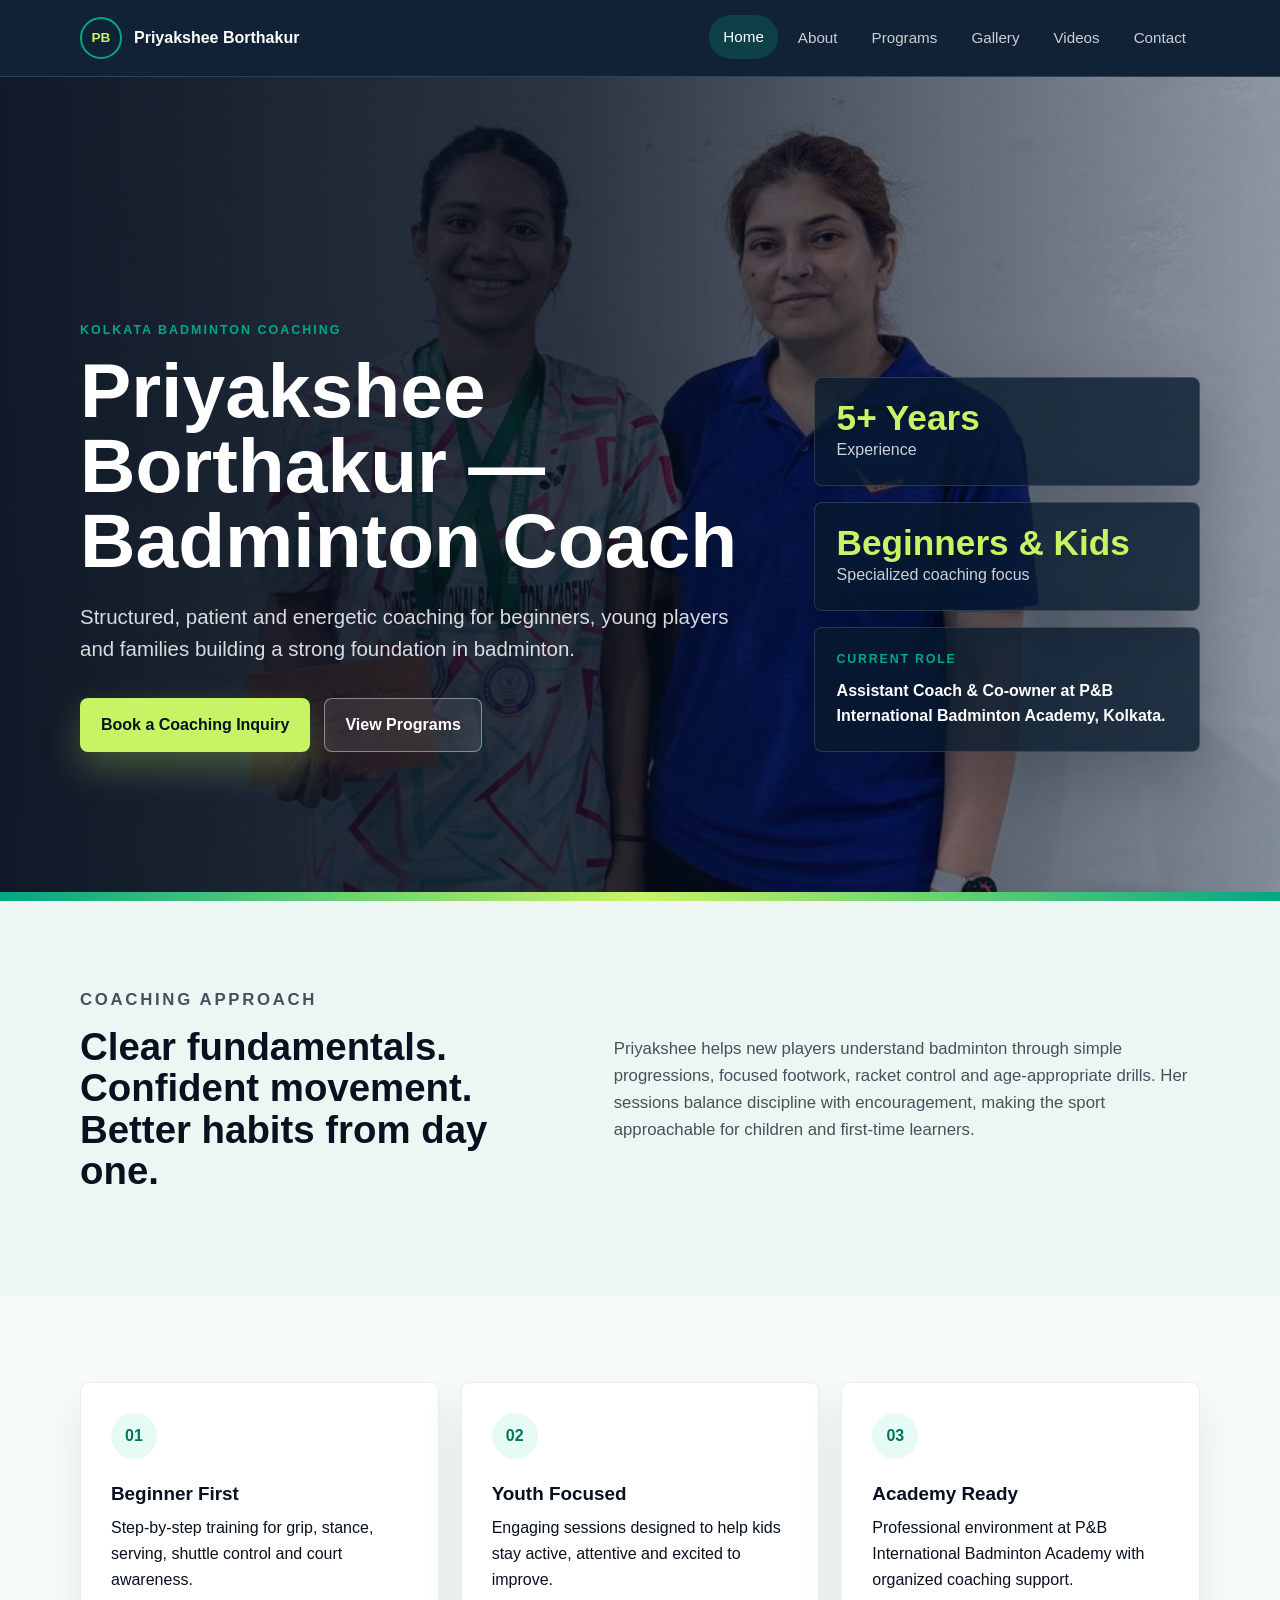
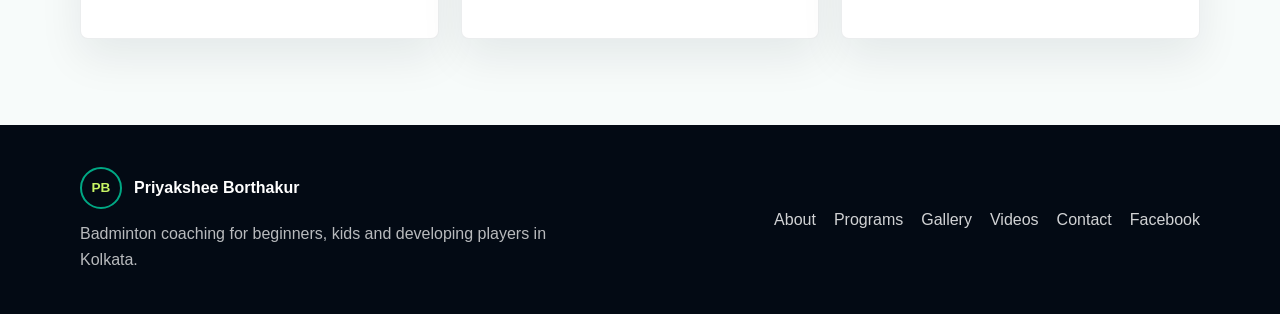
<file: index.html>
<!DOCTYPE html>
<html lang="en">
<head>
  <meta charset="UTF-8">
  <meta name="viewport" content="width=device-width, initial-scale=1.0">
  <meta name="description" content="Professional badminton coaching portfolio for Priyakshee Borthakur, Assistant Coach and Co-owner at P&B International Badminton Academy, Kolkata.">
  <title>Priyakshee Borthakur | Badminton Coach</title>
  <link rel="stylesheet" href="styles.css">
</head>
<body>
  <header class="site-header">
    <nav class="nav container" aria-label="Primary navigation">
      <a class="brand" href="index.html" aria-label="Priyakshee Borthakur home">
        <span class="brand-mark">PB</span>
        <span>Priyakshee Borthakur</span>
      </a>
      <div class="nav-links">
        <a class="active" href="index.html">Home</a>
        <a href="about.html">About</a>
        <a href="programs.html">Programs</a>
        <a href="gallery.html">Gallery</a>
        <a href="videos.html">Videos</a>
        <a href="contact.html">Contact</a>
      </div>
    </nav>
  </header>

  <main>
    <section class="hero">
      <div class="hero-overlay"></div>
      <div class="container hero-grid">
        <div class="hero-copy">
          <p class="eyebrow">Kolkata Badminton Coaching</p>
          <h1>Priyakshee Borthakur <span class="desktop-dash">&mdash;</span> <span class="title-line">Badminton Coach</span></h1>
          <p class="hero-lede">Structured, patient and energetic coaching for beginners, young players and families building a strong foundation in badminton.</p>
          <div class="hero-actions">
            <a class="button primary" href="contact.html">Book a Coaching Inquiry</a>
            <a class="button secondary" href="programs.html">View Programs</a>
          </div>
        </div>
        <aside class="hero-panel" aria-label="Coach highlights">
          <div class="stat-card">
            <strong id="experience-years"></strong>
            <span>Experience</span>
          </div>
          <div class="stat-card">
            <strong>Beginners &amp; Kids</strong>
            <span>Specialized coaching focus</span>
          </div>
          <div class="role-card">
            <span class="role-label">Current Role</span>
            <p>Assistant Coach &amp; Co-owner at P&amp;B International Badminton Academy, Kolkata.</p>
          </div>
        </aside>
      </div>
    </section>

    <section class="section intro-section">
      <div class="container split">
        <div>
          <p class="eyebrow">Coaching Approach</p>
          <h2>Clear fundamentals. Confident movement. Better habits from day one.</h2>
        </div>
        <p>Priyakshee helps new players understand badminton through simple progressions, focused footwork, racket control and age-appropriate drills. Her sessions balance discipline with encouragement, making the sport approachable for children and first-time learners.</p>
      </div>
    </section>

    <section class="section">
      <div class="container feature-grid">
        <article class="feature-card">
          <span class="feature-icon">01</span>
          <h3>Beginner First</h3>
          <p>Step-by-step training for grip, stance, serving, shuttle control and court awareness.</p>
        </article>
        <article class="feature-card">
          <span class="feature-icon">02</span>
          <h3>Youth Focused</h3>
          <p>Engaging sessions designed to help kids stay active, attentive and excited to improve.</p>
        </article>
        <article class="feature-card">
          <span class="feature-icon">03</span>
          <h3>Academy Ready</h3>
          <p>Professional environment at P&amp;B International Badminton Academy with organized coaching support.</p>
        </article>
      </div>
    </section>
  </main>

  <footer class="site-footer">
    <div class="container footer-grid">
      <div>
        <a class="brand footer-brand" href="index.html">
          <span class="brand-mark">PB</span>
          <span>Priyakshee Borthakur</span>
        </a>
        <p>Badminton coaching for beginners, kids and developing players in Kolkata.</p>
      </div>
      <div class="footer-links">
        <a href="about.html">About</a>
        <a href="programs.html">Programs</a>
        <a href="gallery.html">Gallery</a>
        <a href="videos.html">Videos</a>
        <a href="contact.html">Contact</a>
        <a href="https://www.facebook.com/share/1N7oUnRfGF/" target="_blank" rel="noopener noreferrer">Facebook</a>
      </div>
    </div>
  </footer>
  <script>
    document.addEventListener('DOMContentLoaded', () => {
      const startYear = 2021;
      const currentYear = new Date().getFullYear();
      const years = Math.max(5, currentYear - startYear);
      document.getElementById('experience-years').textContent = years + '+ Years';
    });
  </script>
</body>
</html>
</file>
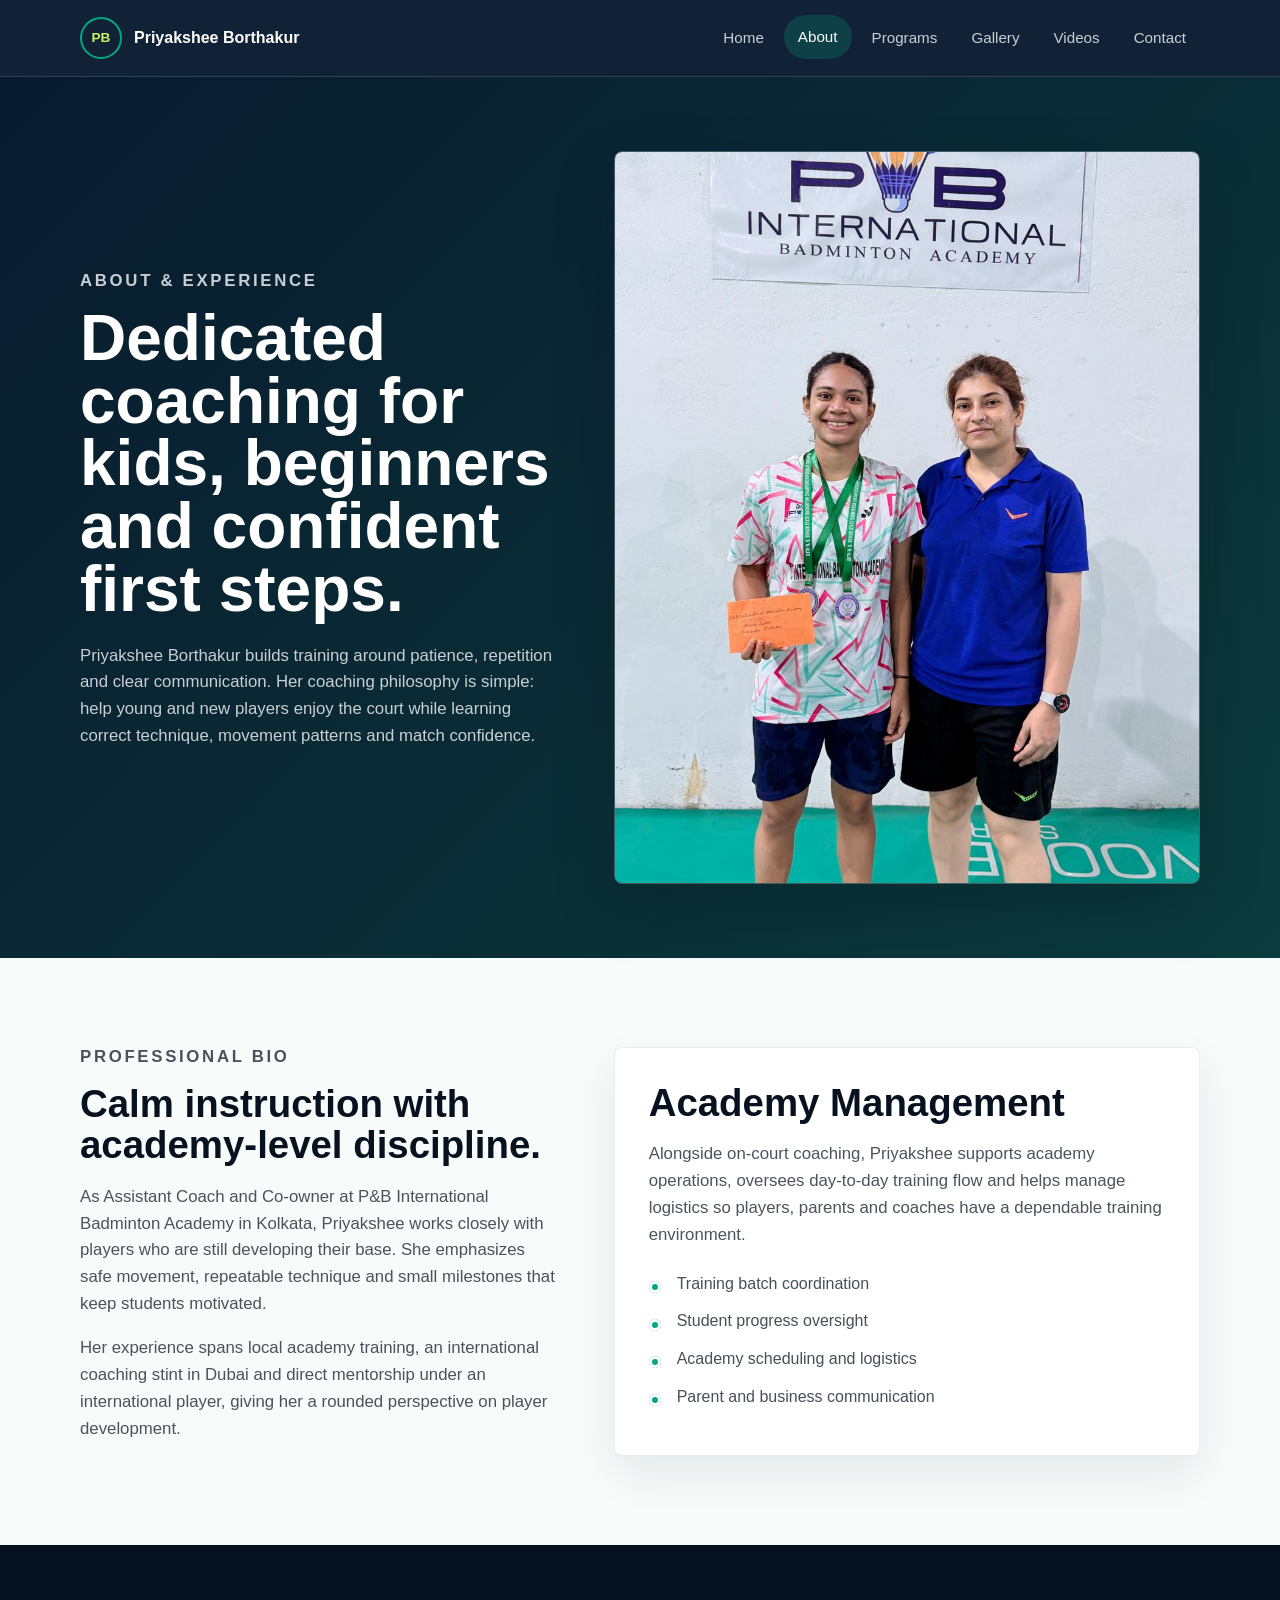
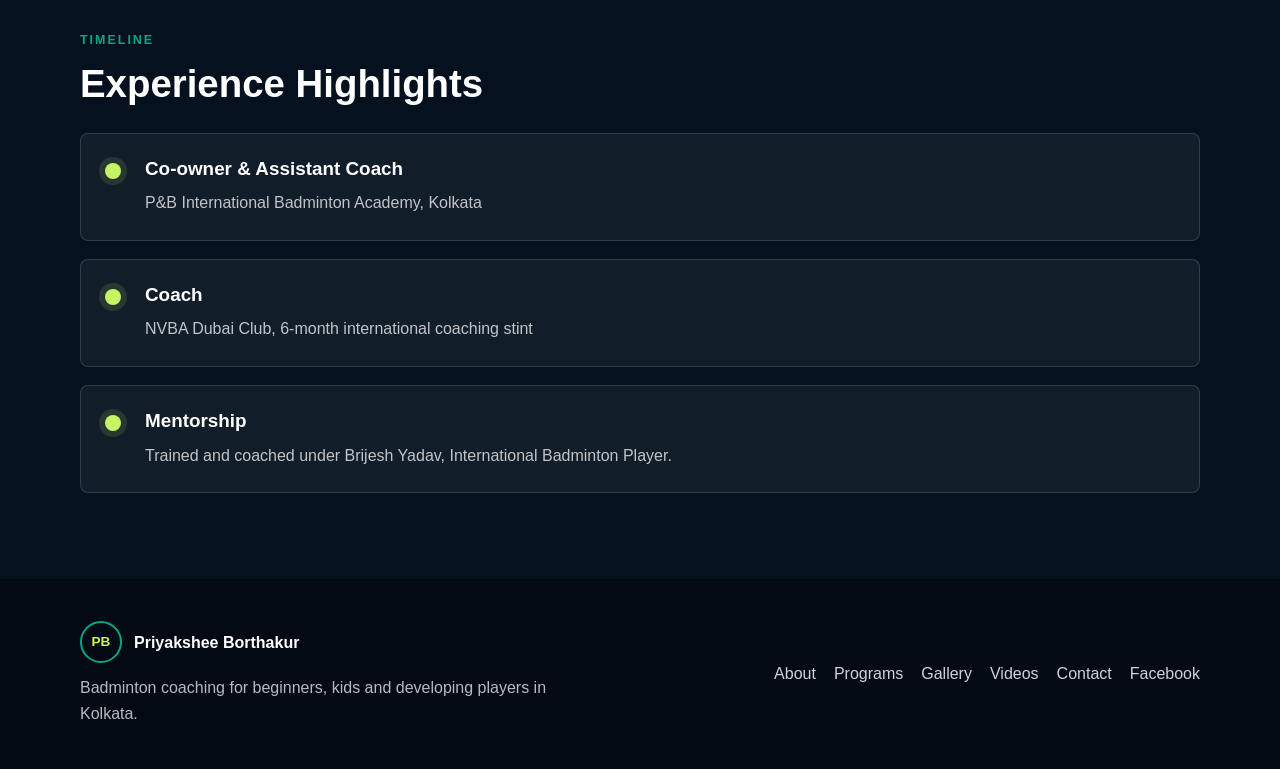
<file: about.html>
<!DOCTYPE html>
<html lang="en">
<head>
  <meta charset="UTF-8">
  <meta name="viewport" content="width=device-width, initial-scale=1.0">
  <meta name="description" content="About Priyakshee Borthakur, badminton coaching experience, international stint and academy management profile.">
  <title>About | Priyakshee Borthakur</title>
  <link rel="stylesheet" href="styles.css">
</head>
<body>
  <header class="site-header">
    <nav class="nav container" aria-label="Primary navigation">
      <a class="brand" href="index.html" aria-label="Priyakshee Borthakur home">
        <span class="brand-mark">PB</span>
        <span>Priyakshee Borthakur</span>
      </a>
      <div class="nav-links">
        <a href="index.html">Home</a>
        <a class="active" href="about.html">About</a>
        <a href="programs.html">Programs</a>
        <a href="gallery.html">Gallery</a>
        <a href="videos.html">Videos</a>
        <a href="contact.html">Contact</a>
      </div>
    </nav>
  </header>

  <main>
    <section class="page-hero">
      <div class="container page-hero-grid">
        <div>
          <p class="eyebrow">About &amp; Experience</p>
          <h1>Dedicated coaching for kids, beginners and confident first steps.</h1>
          <p>Priyakshee Borthakur builds training around patience, repetition and clear communication. Her coaching philosophy is simple: help young and new players enjoy the court while learning correct technique, movement patterns and match confidence.</p>
        </div>
        <img src="images/WhatsApp%20Image%202026-06-29%20at%2017.35.29.jpeg" alt="Priyakshee Borthakur with a student at P&B International Badminton Academy">
      </div>
    </section>

    <section class="section">
      <div class="container two-column">
        <div>
          <p class="eyebrow">Professional Bio</p>
          <h2>Calm instruction with academy-level discipline.</h2>
          <p>As Assistant Coach and Co-owner at P&amp;B International Badminton Academy in Kolkata, Priyakshee works closely with players who are still developing their base. She emphasizes safe movement, repeatable technique and small milestones that keep students motivated.</p>
          <p>Her experience spans local academy training, an international coaching stint in Dubai and direct mentorship under an international player, giving her a rounded perspective on player development.</p>
        </div>
        <div class="management-box">
          <h2>Academy Management</h2>
          <p>Alongside on-court coaching, Priyakshee supports academy operations, oversees day-to-day training flow and helps manage logistics so players, parents and coaches have a dependable training environment.</p>
          <ul class="check-list">
            <li>Training batch coordination</li>
            <li>Student progress oversight</li>
            <li>Academy scheduling and logistics</li>
            <li>Parent and business communication</li>
          </ul>
        </div>
      </div>
    </section>

    <section class="section timeline-section">
      <div class="container">
        <p class="eyebrow">Timeline</p>
        <h2>Experience Highlights</h2>
        <div class="timeline">
          <article class="timeline-item">
            <span></span>
            <div>
              <h3>Co-owner &amp; Assistant Coach</h3>
              <p>P&amp;B International Badminton Academy, Kolkata</p>
            </div>
          </article>
          <article class="timeline-item">
            <span></span>
            <div>
              <h3>Coach</h3>
              <p>NVBA Dubai Club, 6-month international coaching stint</p>
            </div>
          </article>
          <article class="timeline-item">
            <span></span>
            <div>
              <h3>Mentorship</h3>
              <p>Trained and coached under Brijesh Yadav, International Badminton Player.</p>
            </div>
          </article>
        </div>
      </div>
    </section>
  </main>

  <footer class="site-footer">
    <div class="container footer-grid">
      <div>
        <a class="brand footer-brand" href="index.html">
          <span class="brand-mark">PB</span>
          <span>Priyakshee Borthakur</span>
        </a>
        <p>Badminton coaching for beginners, kids and developing players in Kolkata.</p>
      </div>
      <div class="footer-links">
        <a href="about.html">About</a>
        <a href="programs.html">Programs</a>
        <a href="gallery.html">Gallery</a>
        <a href="videos.html">Videos</a>
        <a href="contact.html">Contact</a>
        <a href="https://www.facebook.com/share/1N7oUnRfGF/" target="_blank" rel="noopener noreferrer">Facebook</a>
      </div>
    </div>
  </footer>
</body>
</html>
</file>
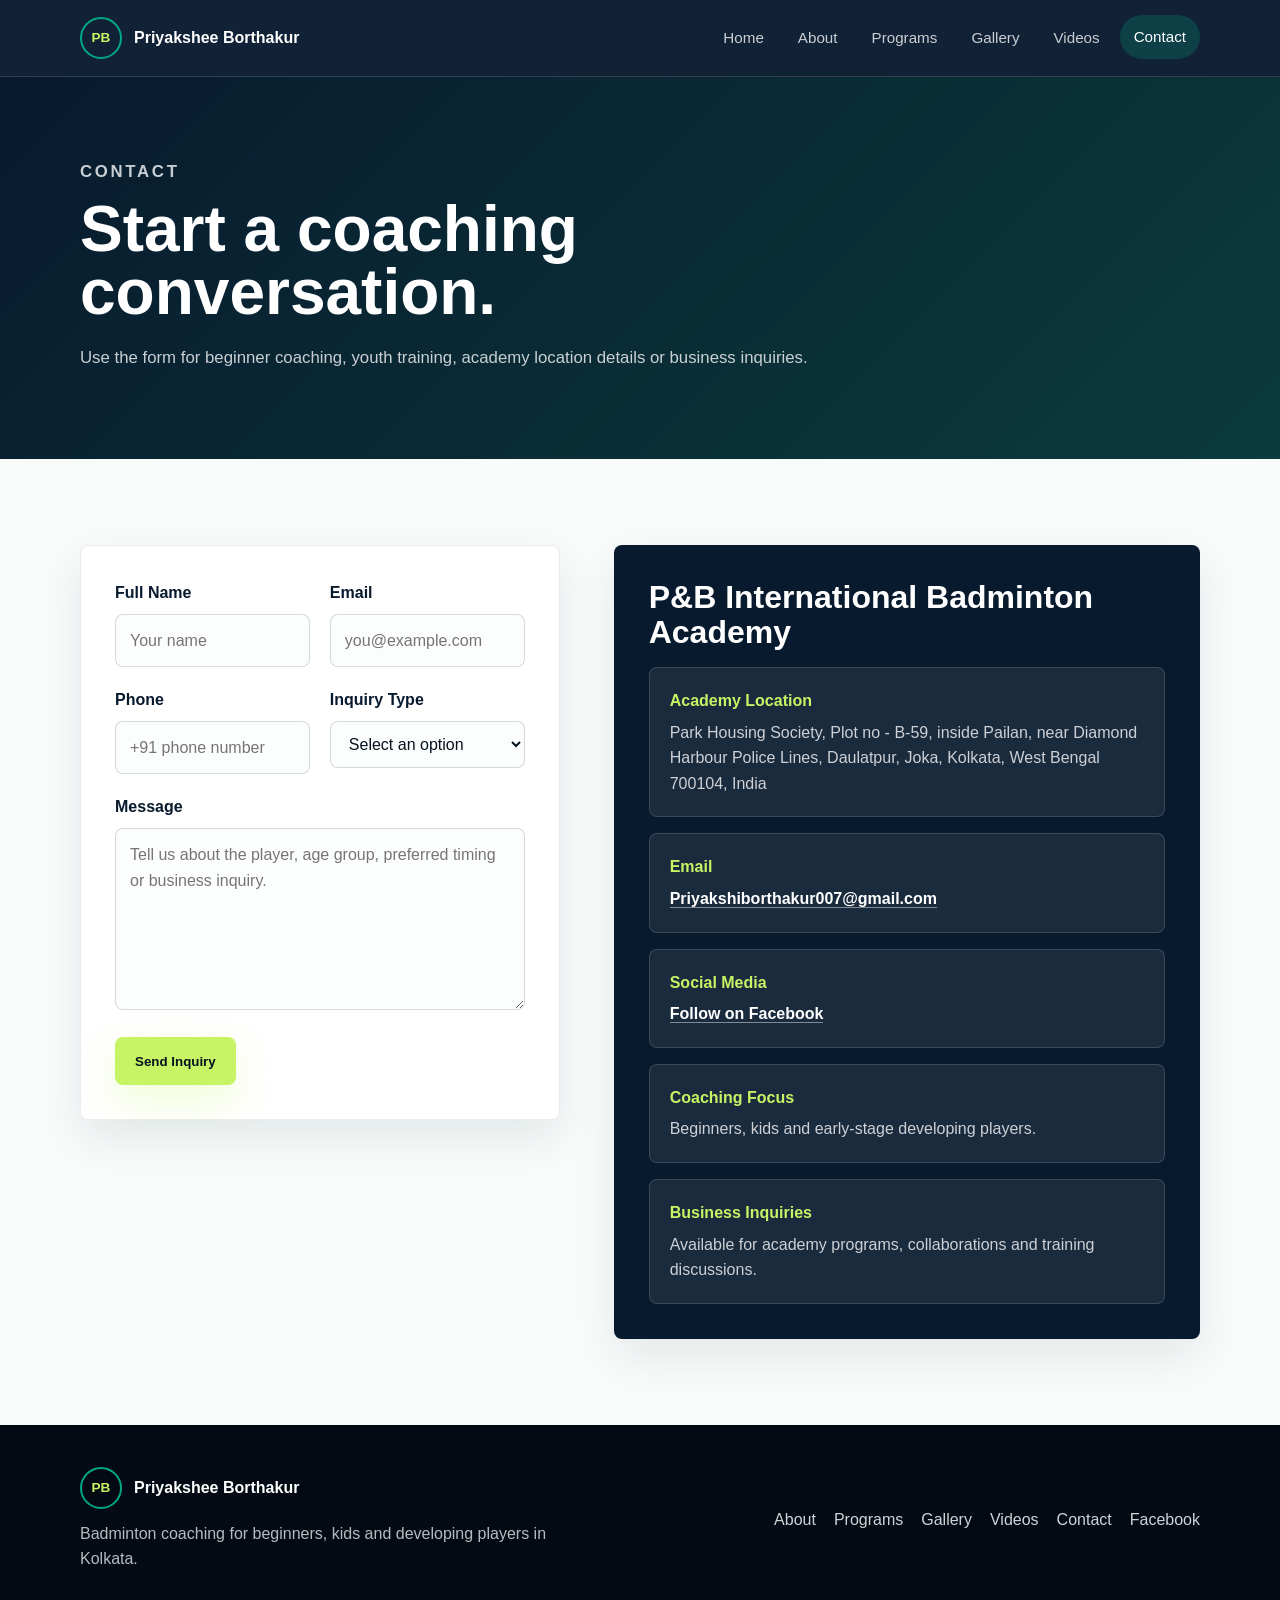
<file: contact.html>
<!DOCTYPE html>
<html lang="en">
<head>
  <meta charset="UTF-8">
  <meta name="viewport" content="width=device-width, initial-scale=1.0">
  <meta name="description" content="Contact Priyakshee Borthakur for badminton coaching, academy location and business inquiries in Kolkata.">
  <title>Contact | Priyakshee Borthakur</title>
  <link rel="stylesheet" href="styles.css">
</head>
<body>
  <header class="site-header">
    <nav class="nav container" aria-label="Primary navigation">
      <a class="brand" href="index.html" aria-label="Priyakshee Borthakur home">
        <span class="brand-mark">PB</span>
        <span>Priyakshee Borthakur</span>
      </a>
      <div class="nav-links">
        <a href="index.html">Home</a>
        <a href="about.html">About</a>
        <a href="programs.html">Programs</a>
        <a href="gallery.html">Gallery</a>
        <a href="videos.html">Videos</a>
        <a class="active" href="contact.html">Contact</a>
      </div>
    </nav>
  </header>

  <main>
    <section class="page-hero compact">
      <div class="container">
        <p class="eyebrow">Contact</p>
        <h1>Start a coaching conversation.</h1>
        <p>Use the form for beginner coaching, youth training, academy location details or business inquiries.</p>
      </div>
    </section>

    <section class="section">
      <div class="container contact-grid">
        <form class="contact-form" action="mailto:Priyakshiborthakur007@gmail.com" method="post" enctype="text/plain">
          <div class="field-group">
            <label for="name">Full Name</label>
            <input id="name" name="name" type="text" placeholder="Your name" required>
          </div>
          <div class="field-group">
            <label for="email">Email</label>
            <input id="email" name="email" type="email" placeholder="you@example.com" required>
          </div>
          <div class="field-group">
            <label for="phone">Phone</label>
            <input id="phone" name="phone" type="tel" placeholder="+91 phone number">
          </div>
          <div class="field-group">
            <label for="interest">Inquiry Type</label>
            <select id="interest" name="inquiry_type" required>
              <option value="">Select an option</option>
              <option>Beginner coaching</option>
              <option>Youth development program</option>
              <option>Academy location in Kolkata</option>
              <option>Business inquiry</option>
            </select>
          </div>
          <div class="field-group full">
            <label for="message">Message</label>
            <textarea id="message" name="message" rows="6" placeholder="Tell us about the player, age group, preferred timing or business inquiry." required></textarea>
          </div>
          <button class="button primary form-button" type="submit">Send Inquiry</button>
        </form>

        <aside class="contact-aside">
          <h2>P&amp;B International Badminton Academy</h2>
          <div class="info-card">
            <span>Academy Location</span>
            <p>Park Housing Society, Plot no - B-59, inside Pailan, near Diamond Harbour Police Lines, Daulatpur, Joka, Kolkata, West Bengal 700104, India</p>
          </div>
          <div class="info-card">
            <span>Email</span>
            <p><a href="mailto:Priyakshiborthakur007@gmail.com">Priyakshiborthakur007@gmail.com</a></p>
          </div>
          <div class="info-card">
            <span>Social Media</span>
            <p><a href="https://www.facebook.com/share/1N7oUnRfGF/" target="_blank" rel="noopener noreferrer">Follow on Facebook</a></p>
          </div>
          <div class="info-card">
            <span>Coaching Focus</span>
            <p>Beginners, kids and early-stage developing players.</p>
          </div>
          <div class="info-card">
            <span>Business Inquiries</span>
            <p>Available for academy programs, collaborations and training discussions.</p>
          </div>
        </aside>
      </div>
    </section>
  </main>

  <footer class="site-footer">
    <div class="container footer-grid">
      <div>
        <a class="brand footer-brand" href="index.html">
          <span class="brand-mark">PB</span>
          <span>Priyakshee Borthakur</span>
        </a>
        <p>Badminton coaching for beginners, kids and developing players in Kolkata.</p>
      </div>
      <div class="footer-links">
        <a href="about.html">About</a>
        <a href="programs.html">Programs</a>
        <a href="gallery.html">Gallery</a>
        <a href="videos.html">Videos</a>
        <a href="contact.html">Contact</a>
        <a href="https://www.facebook.com/share/1N7oUnRfGF/" target="_blank" rel="noopener noreferrer">Facebook</a>
      </div>
    </div>
  </footer>
</body>
</html>
</file>
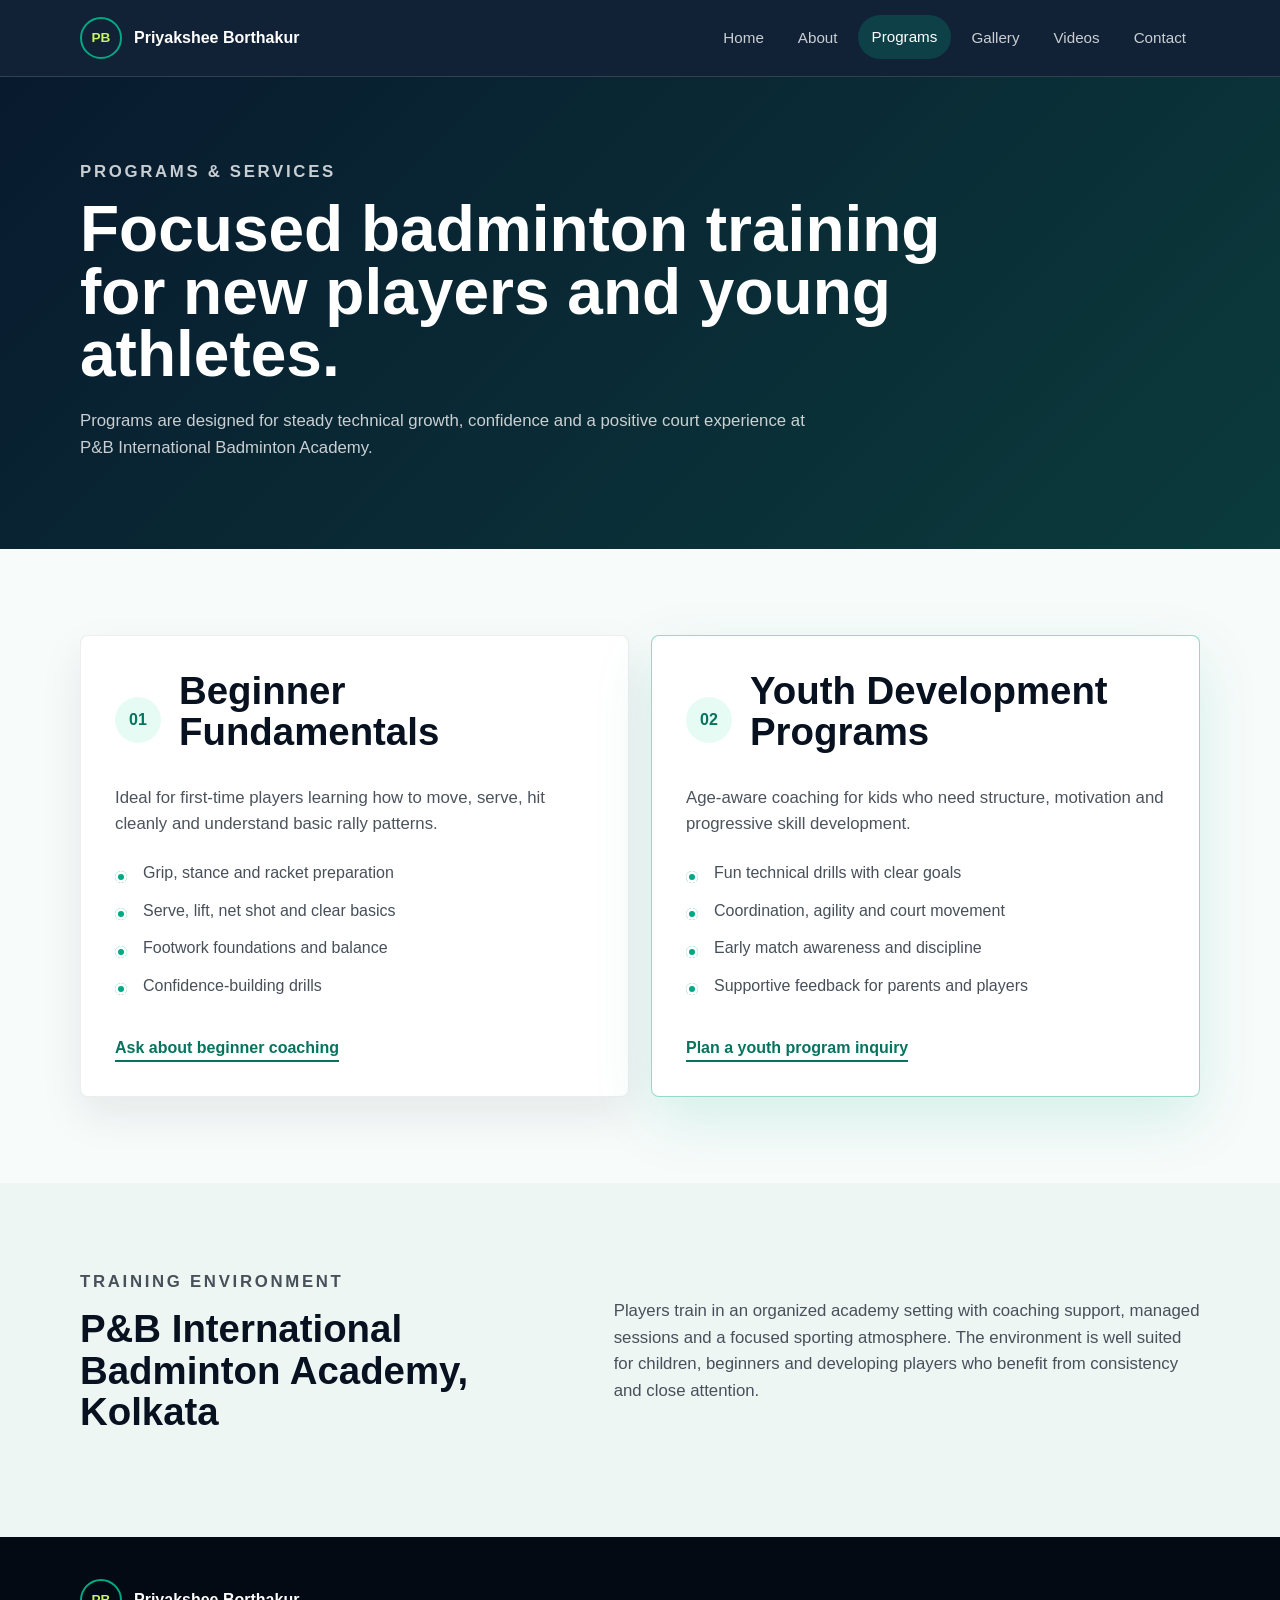
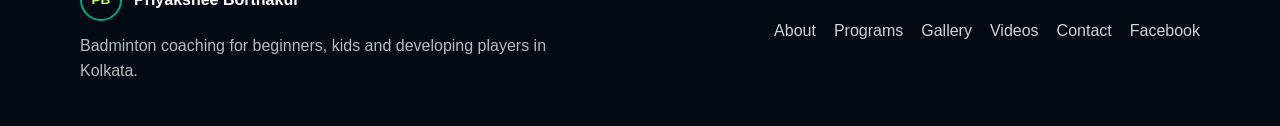
<file: programs.html>
<!DOCTYPE html>
<html lang="en">
<head>
  <meta charset="UTF-8">
  <meta name="viewport" content="width=device-width, initial-scale=1.0">
  <meta name="description" content="Badminton programs and coaching services by Priyakshee Borthakur for beginners and youth players in Kolkata.">
  <title>Programs | Priyakshee Borthakur</title>
  <link rel="stylesheet" href="styles.css">
</head>
<body>
  <header class="site-header">
    <nav class="nav container" aria-label="Primary navigation">
      <a class="brand" href="index.html" aria-label="Priyakshee Borthakur home">
        <span class="brand-mark">PB</span>
        <span>Priyakshee Borthakur</span>
      </a>
      <div class="nav-links">
        <a href="index.html">Home</a>
        <a href="about.html">About</a>
        <a class="active" href="programs.html">Programs</a>
        <a href="gallery.html">Gallery</a>
        <a href="videos.html">Videos</a>
        <a href="contact.html">Contact</a>
      </div>
    </nav>
  </header>

  <main>
    <section class="page-hero compact">
      <div class="container">
        <p class="eyebrow">Programs &amp; Services</p>
        <h1>Focused badminton training for new players and young athletes.</h1>
        <p>Programs are designed for steady technical growth, confidence and a positive court experience at P&amp;B International Badminton Academy.</p>
      </div>
    </section>

    <section class="section">
      <div class="container service-grid">
        <article class="service-card">
          <div class="service-top">
            <span class="service-number">01</span>
            <h2>Beginner Fundamentals</h2>
          </div>
          <p>Ideal for first-time players learning how to move, serve, hit cleanly and understand basic rally patterns.</p>
          <ul class="check-list">
            <li>Grip, stance and racket preparation</li>
            <li>Serve, lift, net shot and clear basics</li>
            <li>Footwork foundations and balance</li>
            <li>Confidence-building drills</li>
          </ul>
          <a class="text-link" href="contact.html">Ask about beginner coaching</a>
        </article>

        <article class="service-card highlighted">
          <div class="service-top">
            <span class="service-number">02</span>
            <h2>Youth Development Programs</h2>
          </div>
          <p>Age-aware coaching for kids who need structure, motivation and progressive skill development.</p>
          <ul class="check-list">
            <li>Fun technical drills with clear goals</li>
            <li>Coordination, agility and court movement</li>
            <li>Early match awareness and discipline</li>
            <li>Supportive feedback for parents and players</li>
          </ul>
          <a class="text-link" href="contact.html">Plan a youth program inquiry</a>
        </article>
      </div>
    </section>

    <section class="section academy-band">
      <div class="container split">
        <div>
          <p class="eyebrow">Training Environment</p>
          <h2>P&amp;B International Badminton Academy, Kolkata</h2>
        </div>
        <p>Players train in an organized academy setting with coaching support, managed sessions and a focused sporting atmosphere. The environment is well suited for children, beginners and developing players who benefit from consistency and close attention.</p>
      </div>
    </section>
  </main>

  <footer class="site-footer">
    <div class="container footer-grid">
      <div>
        <a class="brand footer-brand" href="index.html">
          <span class="brand-mark">PB</span>
          <span>Priyakshee Borthakur</span>
        </a>
        <p>Badminton coaching for beginners, kids and developing players in Kolkata.</p>
      </div>
      <div class="footer-links">
        <a href="about.html">About</a>
        <a href="programs.html">Programs</a>
        <a href="gallery.html">Gallery</a>
        <a href="videos.html">Videos</a>
        <a href="contact.html">Contact</a>
        <a href="https://www.facebook.com/share/1N7oUnRfGF/" target="_blank" rel="noopener noreferrer">Facebook</a>
      </div>
    </div>
  </footer>
</body>
</html>
</file>
<file: styles.css>
:root {
  --ink: #07111f;
  --navy: #081a2e;
  --navy-soft: #102a43;
  --court: #00a884;
  --court-dark: #05745f;
  --lime: #c7f464;
  --white: #ffffff;
  --mist: #eef6f4;
  --line: rgba(255, 255, 255, 0.14);
  --shadow: 0 24px 60px rgba(3, 13, 26, 0.22);
  --radius: 8px;
}

* {
  box-sizing: border-box;
}

html {
  scroll-behavior: smooth;
}

body {
  margin: 0;
  font-family: Arial, Helvetica, sans-serif;
  color: var(--ink);
  background: #f7fbfa;
  line-height: 1.6;
  overflow-x: hidden;
}

img {
  display: block;
  max-width: 100%;
}

a {
  color: inherit;
  text-decoration: none;
}

.container {
  width: min(1120px, calc(100% - 40px));
  margin: 0 auto;
}

.site-header {
  position: sticky;
  top: 0;
  z-index: 10;
  background: rgba(8, 26, 46, 0.96);
  backdrop-filter: blur(12px);
  border-bottom: 1px solid var(--line);
}

.nav {
  min-height: 76px;
  display: flex;
  align-items: center;
  justify-content: space-between;
  gap: 24px;
}

.brand {
  display: inline-flex;
  align-items: center;
  gap: 12px;
  color: var(--white);
  font-weight: 800;
  letter-spacing: 0;
}

.brand-mark {
  width: 42px;
  height: 42px;
  display: grid;
  place-items: center;
  border: 2px solid var(--court);
  border-radius: 50%;
  color: var(--lime);
  font-size: 0.85rem;
}

.nav-links {
  display: flex;
  align-items: center;
  gap: 6px;
  flex-wrap: wrap;
  justify-content: flex-end;
}

.nav-links a {
  color: rgba(255, 255, 255, 0.78);
  padding: 10px 14px;
  border-radius: 999px;
  font-size: 0.95rem;
  transition: color 180ms ease, background 180ms ease, transform 180ms ease;
}

.nav-links a:hover,
.nav-links a.active {
  color: var(--white);
  background: rgba(0, 168, 132, 0.22);
  transform: translateY(-1px);
}

.hero {
  position: relative;
  min-height: calc(100vh - 76px);
  display: grid;
  align-items: center;
  color: var(--white);
  overflow: hidden;
  background:
    linear-gradient(90deg, rgba(5, 14, 28, 0.95) 0%, rgba(5, 14, 28, 0.82) 45%, rgba(5, 14, 28, 0.34) 100%),
    url("images/WhatsApp%20Image%202026-06-29%20at%2017.35.29.jpeg") center right / cover no-repeat;
}

.hero::after {
  content: "";
  position: absolute;
  inset: auto 0 0;
  height: 9px;
  background: linear-gradient(90deg, var(--court), var(--lime), var(--court));
}

.hero-grid {
  position: relative;
  z-index: 1;
  display: grid;
  grid-template-columns: minmax(0, 1.1fr) minmax(280px, 0.62fr);
  gap: 48px;
  align-items: end;
  padding: 72px 0 92px;
}

.hero-copy {
  max-width: 740px;
  min-width: 0;
}

.title-line {
  display: inline;
}

.eyebrow {
  margin: 0 0 12px;
  color: var(--court);
  text-transform: uppercase;
  font-size: 0.78rem;
  font-weight: 800;
  letter-spacing: 0.16em;
}

h1,
h2,
h3,
p {
  margin-top: 0;
}

h1 {
  margin-bottom: 22px;
  font-size: clamp(2.45rem, 6vw, 5.35rem);
  line-height: 0.98;
  letter-spacing: 0;
  overflow-wrap: break-word;
}

h2 {
  margin-bottom: 18px;
  font-size: clamp(1.85rem, 3vw, 3rem);
  line-height: 1.08;
  letter-spacing: 0;
}

h3 {
  margin-bottom: 10px;
  font-size: 1.18rem;
  line-height: 1.2;
}

.hero-lede,
.page-hero p,
.split p,
.two-column p,
.service-card p {
  color: rgba(7, 17, 31, 0.72);
  font-size: 1.05rem;
}

.hero-lede {
  max-width: 650px;
  color: rgba(255, 255, 255, 0.84);
  font-size: clamp(1.06rem, 2vw, 1.28rem);
}

.hero-actions {
  display: flex;
  gap: 14px;
  flex-wrap: wrap;
  margin-top: 32px;
}

.button {
  display: inline-flex;
  align-items: center;
  justify-content: center;
  min-height: 48px;
  padding: 13px 20px;
  border-radius: var(--radius);
  border: 1px solid transparent;
  font-weight: 800;
  text-align: center;
  transition: transform 180ms ease, box-shadow 180ms ease, background 180ms ease;
}

.button:hover {
  transform: translateY(-2px);
}

.button.primary {
  color: #04131f;
  background: var(--lime);
  box-shadow: 0 16px 36px rgba(199, 244, 100, 0.26);
}

.button.primary:hover {
  background: #d8ff7c;
}

.button.secondary {
  color: var(--white);
  border-color: rgba(255, 255, 255, 0.42);
  background: rgba(255, 255, 255, 0.08);
}

.hero-panel {
  display: grid;
  gap: 16px;
  min-width: 0;
}

.stat-card,
.role-card,
.feature-card,
.service-card,
.management-box,
.contact-form,
.contact-aside,
.info-card {
  border-radius: var(--radius);
}

.stat-card,
.role-card {
  padding: 22px;
  background: rgba(8, 26, 46, 0.78);
  border: 1px solid var(--line);
  box-shadow: var(--shadow);
}

.stat-card strong {
  display: block;
  color: var(--lime);
  font-size: clamp(1.55rem, 3vw, 2.2rem);
  line-height: 1.05;
}

.stat-card span,
.role-card {
  color: rgba(255, 255, 255, 0.8);
}

.role-label {
  display: block;
  margin-bottom: 8px;
  color: var(--court);
  font-weight: 800;
  text-transform: uppercase;
  font-size: 0.78rem;
  letter-spacing: 0.14em;
}

.role-card p {
  margin: 0;
  color: var(--white);
  font-weight: 700;
  overflow-wrap: anywhere;
}

.section {
  padding: 86px 0;
}

.intro-section,
.academy-band {
  background: var(--mist);
}

.split,
.two-column,
.contact-grid,
.page-hero-grid {
  display: grid;
  grid-template-columns: minmax(0, 0.9fr) minmax(0, 1.1fr);
  gap: 54px;
  align-items: center;
}

.feature-grid,
.service-grid {
  display: grid;
  grid-template-columns: repeat(3, 1fr);
  gap: 22px;
}

.service-grid {
  grid-template-columns: repeat(2, minmax(0, 1fr));
}

.feature-card,
.service-card,
.management-box,
.contact-form,
.contact-aside {
  background: var(--white);
  border: 1px solid rgba(8, 26, 46, 0.08);
  box-shadow: 0 18px 44px rgba(6, 23, 44, 0.08);
}

.feature-card {
  padding: 30px;
}

.feature-icon,
.service-number {
  display: inline-grid;
  place-items: center;
  width: 46px;
  height: 46px;
  margin-bottom: 24px;
  background: #e7fbf5;
  color: var(--court-dark);
  border-radius: 50%;
  font-weight: 900;
}

.page-hero {
  padding: 74px 0;
  background: linear-gradient(135deg, var(--navy), #0b3b3c);
  color: var(--white);
}

.page-hero.compact {
  padding: 82px 0 70px;
}

.page-hero h1 {
  max-width: 870px;
  font-size: clamp(2.25rem, 5vw, 4.2rem);
}

.page-hero p {
  max-width: 760px;
  color: rgba(255, 255, 255, 0.78);
}

.page-hero img {
  aspect-ratio: 4 / 5;
  object-fit: cover;
  object-position: center;
  border-radius: var(--radius);
  border: 1px solid rgba(255, 255, 255, 0.22);
  box-shadow: var(--shadow);
}

.management-box,
.service-card,
.contact-form,
.contact-aside {
  padding: 34px;
}

.check-list {
  padding: 0;
  margin: 22px 0 0;
  list-style: none;
}

.check-list li {
  position: relative;
  padding-left: 28px;
  margin-bottom: 12px;
  color: rgba(7, 17, 31, 0.74);
}

.check-list li::before {
  content: "";
  position: absolute;
  left: 0;
  top: 0.65em;
  width: 12px;
  height: 12px;
  border-radius: 50%;
  background: var(--court);
  box-shadow: inset 0 0 0 3px var(--white);
}

.timeline-section {
  background: #06111f;
  color: var(--white);
}

.timeline {
  display: grid;
  gap: 18px;
  margin-top: 28px;
}

.timeline-item {
  display: grid;
  grid-template-columns: 22px 1fr;
  gap: 18px;
  align-items: start;
  padding: 24px;
  border: 1px solid var(--line);
  background: rgba(255, 255, 255, 0.05);
  border-radius: var(--radius);
}

.timeline-item span {
  width: 16px;
  height: 16px;
  margin-top: 5px;
  border-radius: 50%;
  background: var(--lime);
  box-shadow: 0 0 0 6px rgba(199, 244, 100, 0.12);
}

.timeline-item p {
  margin-bottom: 0;
  color: rgba(255, 255, 255, 0.74);
}

.service-card.highlighted {
  border-color: rgba(0, 168, 132, 0.42);
  box-shadow: 0 22px 60px rgba(0, 168, 132, 0.14);
}

.service-top {
  display: grid;
  grid-template-columns: auto 1fr;
  gap: 18px;
  align-items: center;
  margin-bottom: 14px;
}

.service-number {
  margin-bottom: 0;
}

.text-link {
  display: inline-flex;
  margin-top: 24px;
  color: var(--court-dark);
  font-weight: 900;
  border-bottom: 2px solid currentColor;
}

.contact-grid {
  align-items: start;
}

.contact-form {
  display: grid;
  grid-template-columns: repeat(2, minmax(0, 1fr));
  gap: 20px;
}

.field-group.full,
.form-button {
  grid-column: 1 / -1;
}

label {
  display: block;
  margin-bottom: 8px;
  color: var(--navy);
  font-weight: 800;
}

input,
select,
textarea {
  width: 100%;
  border: 1px solid rgba(8, 26, 46, 0.16);
  border-radius: var(--radius);
  padding: 13px 14px;
  color: var(--ink);
  background: #fbfefd;
  font: inherit;
  transition: border 180ms ease, box-shadow 180ms ease;
}

input:focus,
select:focus,
textarea:focus {
  outline: none;
  border-color: var(--court);
  box-shadow: 0 0 0 4px rgba(0, 168, 132, 0.14);
}

textarea {
  resize: vertical;
}

.form-button {
  width: fit-content;
  border: 0;
  cursor: pointer;
}

.contact-aside {
  background: var(--navy);
  color: var(--white);
}

.contact-aside h2 {
  font-size: 2rem;
}

.contact-aside a,
.info-card a {
  color: var(--white);
  font-weight: 800;
  overflow-wrap: anywhere;
  border-bottom: 1px solid rgba(255, 255, 255, 0.45);
}

.info-card {
  padding: 20px;
  margin-top: 16px;
  background: rgba(255, 255, 255, 0.08);
  border: 1px solid var(--line);
}

.info-card span {
  color: var(--lime);
  font-weight: 900;
}

.info-card p {
  margin: 6px 0 0;
  color: rgba(255, 255, 255, 0.78);
}

.site-footer {
  background: #030a14;
  color: rgba(255, 255, 255, 0.72);
  padding: 42px 0;
}

.footer-grid {
  display: flex;
  align-items: center;
  justify-content: space-between;
  gap: 28px;
}

.footer-brand {
  margin-bottom: 12px;
}

.footer-grid p {
  margin-bottom: 0;
  max-width: 520px;
}

.footer-links {
  display: flex;
  gap: 18px;
  flex-wrap: wrap;
}

.footer-links a {
  color: rgba(255, 255, 255, 0.82);
  transition: color 180ms ease;
}

.footer-links a:hover {
  color: var(--lime);
}

.media-grid {
  display: grid;
  grid-template-columns: repeat(3, minmax(0, 1fr));
  gap: 20px;
}

.gallery-item,
.video-card {
  overflow: hidden;
  margin: 0;
  background: var(--white);
  border: 1px solid rgba(8, 26, 46, 0.08);
  border-radius: var(--radius);
  box-shadow: 0 18px 44px rgba(6, 23, 44, 0.08);
}

.gallery-item {
  position: relative;
  min-height: 260px;
  cursor: zoom-in;
}

.gallery-item img {
  width: 100%;
  height: 100%;
  min-height: 260px;
  object-fit: cover;
  transition: transform 220ms ease;
}

.gallery-item:hover img {
  transform: scale(1.035);
}

.gallery-item:focus-visible {
  outline: 4px solid var(--lime);
  outline-offset: 4px;
}

.gallery-item figcaption {
  position: absolute;
  left: 14px;
  right: 14px;
  bottom: 14px;
  padding: 10px 12px;
  color: var(--white);
  background: rgba(3, 10, 20, 0.72);
  border: 1px solid rgba(255, 255, 255, 0.16);
  border-radius: var(--radius);
  font-weight: 800;
}

.featured-media {
  grid-column: span 2;
  grid-row: span 2;
}

.featured-media img {
  min-height: 540px;
}

.document-item img {
  object-position: top;
}

.image-lightbox {
  width: min(1100px, calc(100% - 32px));
  max-height: calc(100vh - 32px);
  padding: 18px;
  color: var(--white);
  background: #050d18;
  border: 1px solid rgba(255, 255, 255, 0.18);
  border-radius: var(--radius);
  box-shadow: 0 32px 90px rgba(0, 0, 0, 0.55);
}

.image-lightbox::backdrop {
  background: rgba(1, 7, 15, 0.82);
  backdrop-filter: blur(6px);
}

.lightbox-image-wrap {
  max-height: calc(100vh - 190px);
  overflow: auto;
  border-radius: var(--radius);
  background: #020812;
}

.image-lightbox img {
  width: 100%;
  max-height: calc(100vh - 190px);
  display: block;
  margin: 0 auto;
  object-fit: contain;
  border-radius: var(--radius);
  background: #020812;
  transition: width 180ms ease;
}

.image-lightbox p {
  margin: 14px 52px 0 0;
  color: rgba(255, 255, 255, 0.82);
  font-weight: 800;
}

.lightbox-close {
  position: absolute;
  top: 14px;
  right: 14px;
  width: 42px;
  height: 42px;
  border: 1px solid rgba(255, 255, 255, 0.24);
  border-radius: 50%;
  color: var(--white);
  background: rgba(8, 26, 46, 0.8);
  font-size: 1.8rem;
  line-height: 1;
  cursor: pointer;
  transition: background 180ms ease, transform 180ms ease;
}

.lightbox-close:hover {
  background: var(--court-dark);
  transform: scale(1.04);
}

.lightbox-tools {
  display: inline-flex;
  align-items: center;
  gap: 8px;
  margin-bottom: 14px;
  padding-right: 54px;
}

.lightbox-tools button {
  min-width: 42px;
  min-height: 38px;
  border: 1px solid rgba(255, 255, 255, 0.2);
  border-radius: var(--radius);
  color: var(--white);
  background: rgba(255, 255, 255, 0.1);
  font: inherit;
  font-weight: 900;
  cursor: pointer;
  transition: background 180ms ease, transform 180ms ease;
}

.lightbox-tools button:hover {
  background: var(--court-dark);
  transform: translateY(-1px);
}

.video-grid {
  display: grid;
  grid-template-columns: repeat(3, minmax(0, 1fr));
  gap: 22px;
}

.video-card {
  padding: 16px;
}

.video-card video {
  width: 100%;
  aspect-ratio: 9 / 16;
  display: block;
  object-fit: cover;
  background: #06111f;
  border-radius: var(--radius);
}

.video-card h2 {
  margin: 14px 0 0;
  font-size: 1.12rem;
  line-height: 1.2;
}

.video-card span {
  display: inline-block;
  margin-top: 16px;
  color: var(--court-dark);
  font-size: 0.78rem;
  font-weight: 900;
  letter-spacing: 0.12em;
  text-transform: uppercase;
}

.featured-video {
  grid-column: span 2;
  display: grid;
  grid-template-columns: minmax(220px, 0.78fr) 1fr;
  gap: 24px;
  align-items: center;
  padding: 24px;
  background: linear-gradient(135deg, #ffffff, #eefbf8);
}

.featured-video h2 {
  margin-top: 8px;
  font-size: clamp(1.8rem, 3vw, 2.6rem);
}

@media (max-width: 880px) {
  .nav {
    align-items: flex-start;
    flex-direction: column;
    padding: 16px 0;
  }

  .nav-links {
    justify-content: flex-start;
  }

  .hero {
    min-height: auto;
    background:
      linear-gradient(180deg, rgba(5, 14, 28, 0.96) 0%, rgba(5, 14, 28, 0.82) 58%, rgba(5, 14, 28, 0.58) 100%),
      url("images/WhatsApp%20Image%202026-06-29%20at%2017.35.29.jpeg") center top / cover no-repeat;
  }

  .hero-grid,
  .split,
  .two-column,
  .contact-grid,
  .page-hero-grid,
  .service-grid {
    grid-template-columns: 1fr;
  }

  .hero-grid {
    gap: 34px;
    padding: 76px 0 78px;
  }

  .feature-grid {
    grid-template-columns: 1fr;
  }

  .media-grid,
  .video-grid,
  .featured-video {
    grid-template-columns: 1fr;
  }

  .featured-media,
  .featured-video {
    grid-column: span 1;
  }

  .featured-media img {
    min-height: 360px;
  }

  .section {
    padding: 64px 0;
  }

  .footer-grid {
    align-items: flex-start;
    flex-direction: column;
  }
}

@media (max-width: 560px) {
  .container {
    width: min(calc(100% - 48px), 342px);
    margin-left: 24px;
    margin-right: 24px;
  }

  .brand {
    font-size: 0.94rem;
  }

  .brand-mark {
    width: 38px;
    height: 38px;
  }

  .nav-links {
    width: 100%;
    display: flex;
    gap: 8px;
  }

  .nav-links a {
    text-align: center;
    padding-inline: 8px;
    flex: 1 1 30%;
  }

  h1 {
    font-size: 1.76rem;
    line-height: 1.08;
  }

  .hero h1,
  .hero-lede,
  .role-card p {
    overflow-wrap: anywhere;
    word-break: break-word;
  }

  .hero-copy,
  .hero-panel,
  .stat-card,
  .role-card {
    max-width: calc(100vw - 48px);
  }

  .desktop-dash {
    display: none;
  }

  .title-line {
    display: block;
  }

  h2 {
    font-size: 1.75rem;
  }

  .hero-actions,
  .button {
    width: 100%;
  }

  .hero-grid {
    padding-top: 72px;
  }

  .hero-lede {
    font-size: 1rem;
  }

  .contact-form {
    grid-template-columns: 1fr;
    padding: 24px;
  }

  .management-box,
  .service-card,
  .contact-aside,
  .feature-card {
    padding: 24px;
  }

  .gallery-item,
  .gallery-item img {
    min-height: 300px;
  }

  .featured-video {
    padding: 16px;
  }
}
</file>
